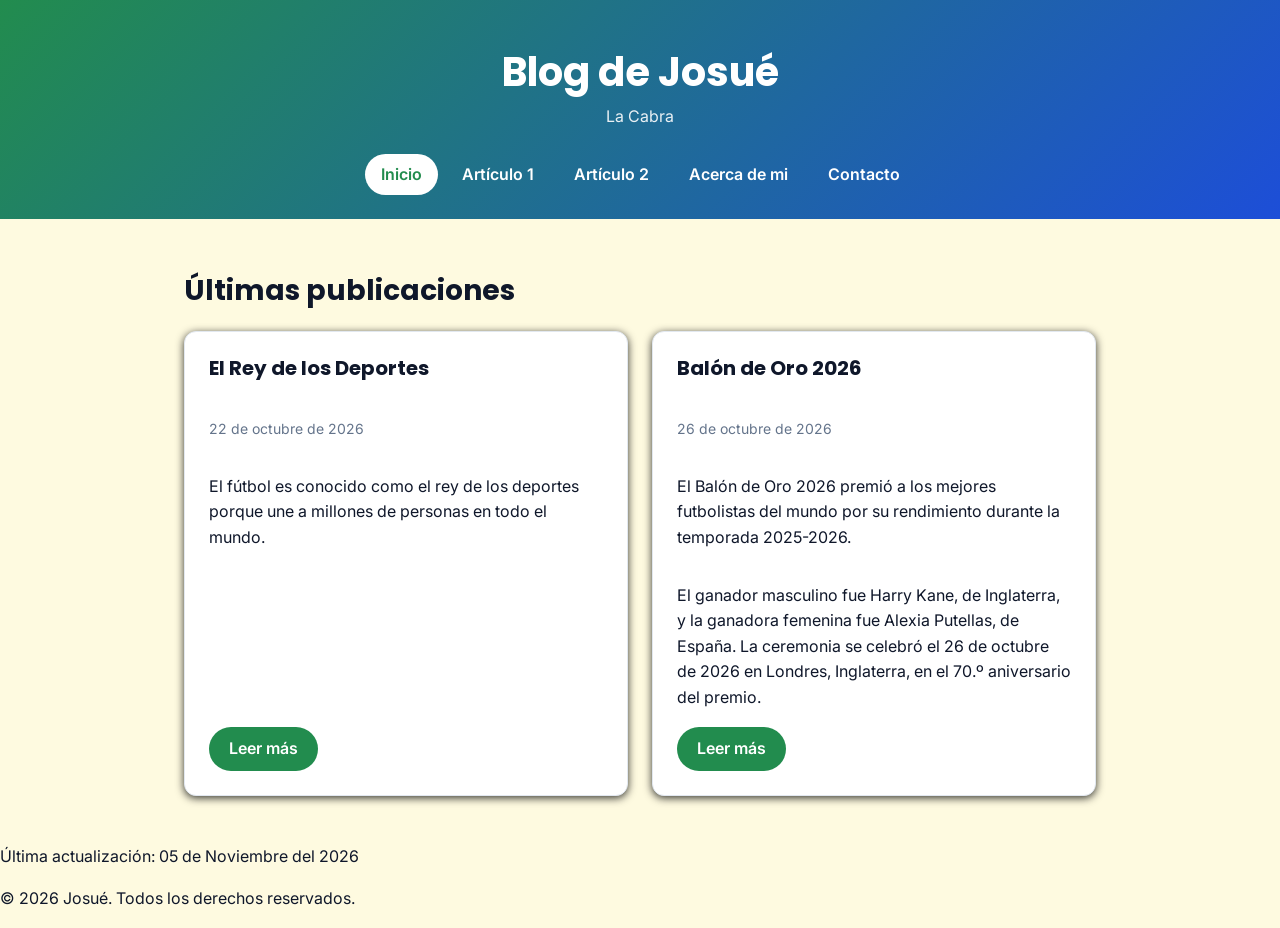
<file: index.html>
<!DOCTYPE html>
<html lang="es">
<head>
    <!-- Configuración de idioma y metadatos -->
    <meta charset="UTF-8">
    <meta name="viewport" content="width=device-width, initial-scale=1.0">
    <meta name="description" content="Blog personal de Josué sobre Fútbol">
    <title>Inicio | Blog de Josué</title>
    <link rel="stylesheet" href="css/estilos.css">
</head>
<body>
    <header>
        <h1>Blog de Josué</h1>
        <p>La Cabra</p>
        <nav>
            <ul>
                <li><a href="index.html" class="activo">Inicio</a></li>
                <li><a href="articulo-1.html">Artículo 1</a></li>
                <li><a href="articulo-2.html">Artículo 2</a></li>
                <li><a href="acerca-de-mi.html">Acerca de mi</a></li>
                <li><a href="contacto.html">Contacto</a></li>
            </ul>
        </nav>
    </header>
    <main>
        <section>
            <h2>Últimas publicaciones</h2>
            <div class="tarjetas">
                <article class="tarjeta">
                    <h3>El Rey de los Deportes</h3>
                    <p><time datetime="2026-10-22">22 de octubre de 2026</time></p>
                    <p>El fútbol es conocido como el rey de los deportes porque une a millones de personas en todo el mundo.</p>
                    <a href="articulo-1.html" class="boton">Leer más</a>
                </article>
                <article class="tarjeta">
                    <h3>Balón de Oro 2026</h3>
                    <p><time datetime="2026-10-26">26 de octubre de 2026</time></p>
                    <p>El Balón de Oro 2026 premió a los mejores futbolistas del mundo por su rendimiento durante la temporada 2025-2026.</p>
                    <p>El ganador masculino fue Harry Kane, de Inglaterra, y la ganadora femenina fue Alexia Putellas, de España. La ceremonia se celebró el 26 de octubre de 2026 en Londres, Inglaterra, en el 70.º aniversario del premio.</p>
                    <a href="articulo-2.html" class="boton">Leer más</a>
                </article>
            </div>
        </section>
    </main>
    <footer>
        <p>Última actualización: <time datetime="2026-11-05">05 de Noviembre del 2026</time></p>
        <p>&copy; 2026 Josué. Todos los derechos reservados.</p>
    </footer>
</body>
</html>
</file>
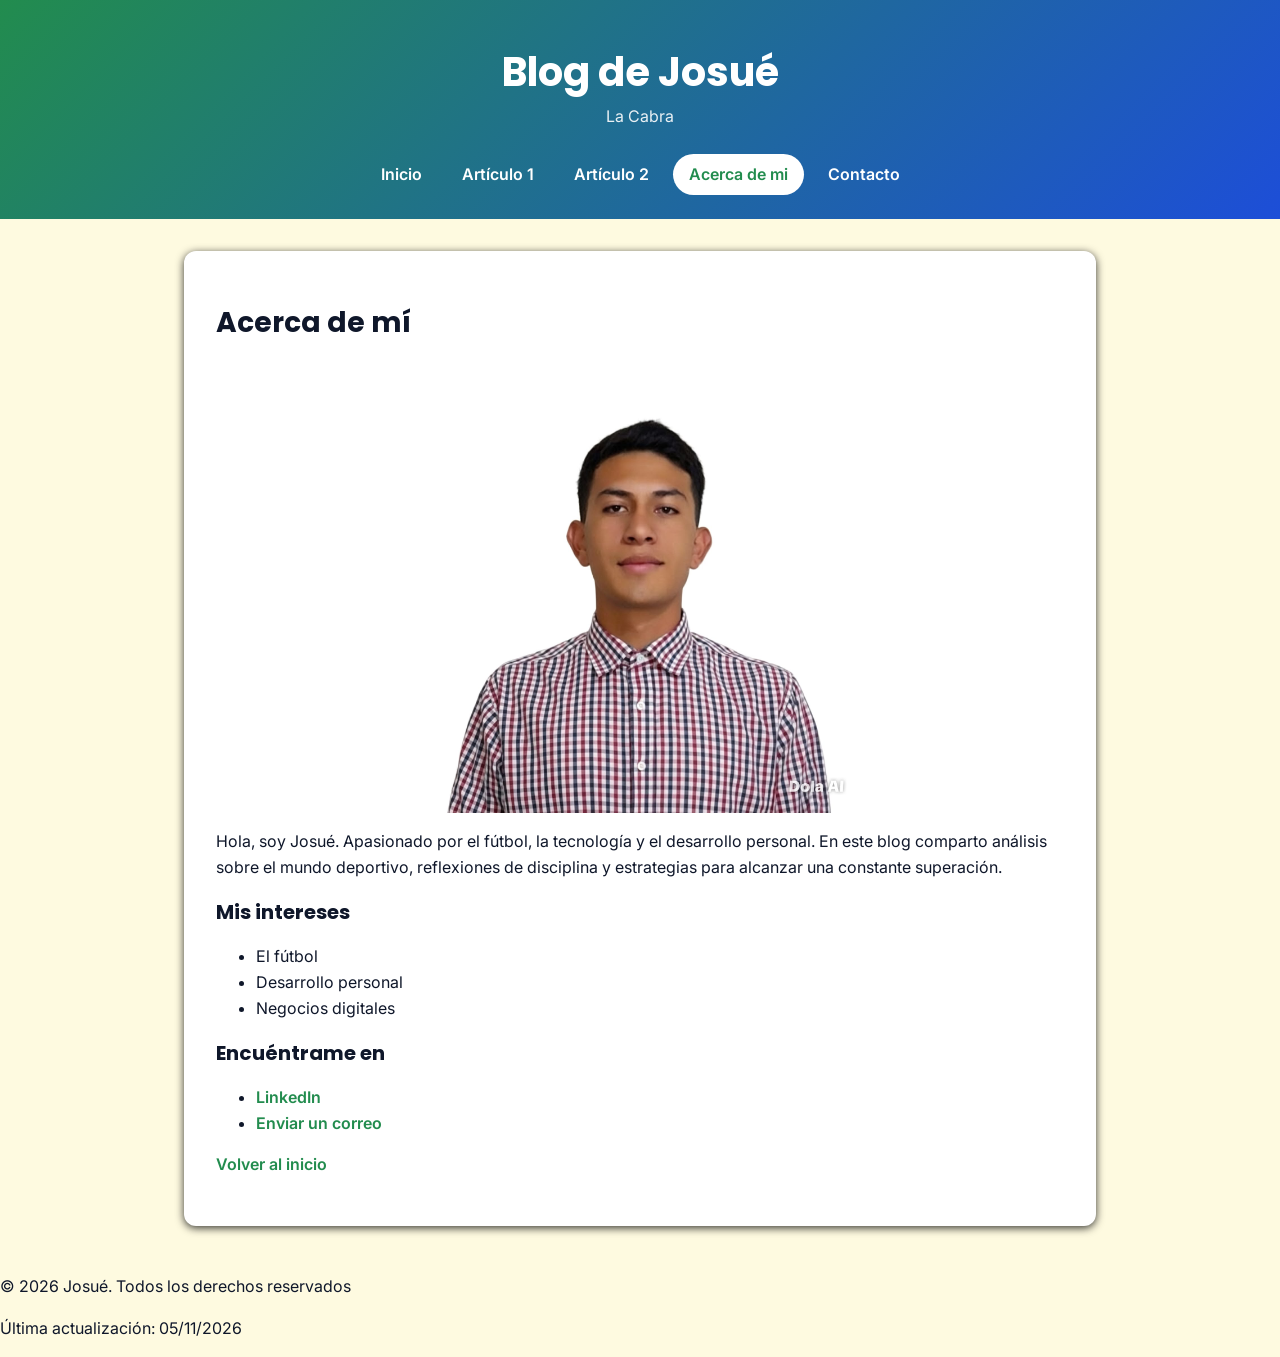
<file: acerca-de-mi.html>
<!DOCTYPE html>
<html lang="es">
<head>
    <meta charset="UTF-8">
    <meta name="viewport" content="width=device-width, initial-scale=1.0">
    <meta name="description" content="Información personal y de contacto de Josué">
    <title>Acerca de mí | Blog de Josué</title>
    <link rel="stylesheet" href="css/estilos.css">
</head>
<body>
    <header>
        <h1>Blog de Josué</h1>
        <p>La Cabra</p>
        <nav>
            <ul>
                <li><a href="index.html">Inicio</a></li>
                <li><a href="articulo-1.html" >Artículo 1</a></li>
                <li><a href="articulo-2.html">Artículo 2</a></li>
                <li><a href="acerca-de-mi.html" class="activo">Acerca de mi</a></li>
                <li><a href="contacto.html">Contacto</a></li>
            </ul>
        </nav>
    </header>
    <main>
        <section class="pagina-simple">
            <h2>Acerca de mí</h2>
            
            <img src="img/foto.jpg" alt="Fotografía de Josué" width="450">
            
            <p>Hola, soy Josué. Apasionado por el fútbol, la tecnología y el desarrollo personal. En este blog comparto análisis sobre el mundo deportivo, reflexiones de disciplina y estrategias para alcanzar una constante superación.</p>

            <h3>Mis intereses</h3>
            <ul>
                <li>El fútbol</li>
                <li>Desarrollo personal</li>
                <li>Negocios digitales</li>
            </ul>

            <h3>Encuéntrame en</h3>
            <ul>
                <li><a href="https://www.linkedin.com/in/josu%C3%A9-mart%C3%ADnez-726112247/" target="_blank" rel="noopener">LinkedIn</a></li>
                <li><a href="mailto:jmartinezb5@est.ups.edu.ec">Enviar un correo</a></li>
            </ul>

            <p><a href="index.html">Volver al inicio</a></p>
        </section>
    </main>
    <footer>
        <p>&copy; 2026 Josué. Todos los derechos reservados</p>
        <p>Última actualización: <time datetime="[aaaa-mm-dd]"> 05/11/2026</time></p>
    </footer>
</body>
</html>
</file>
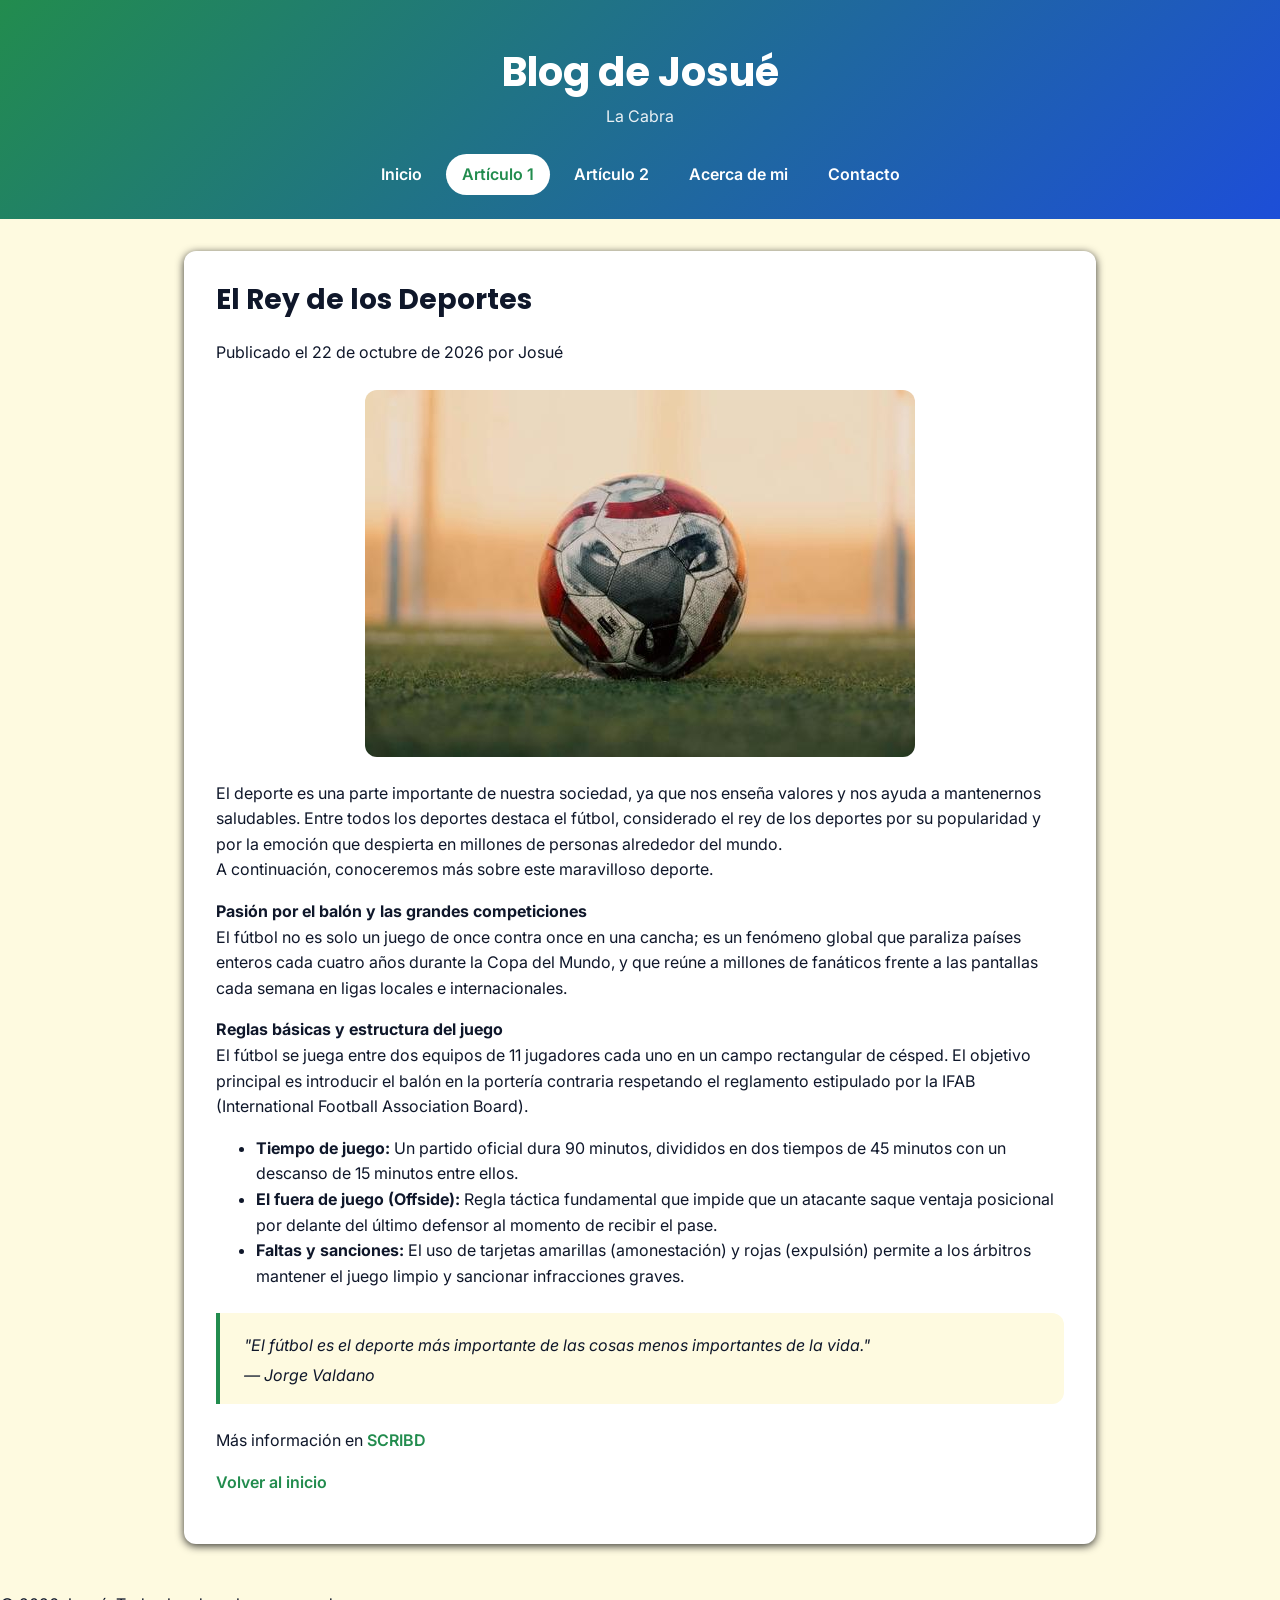
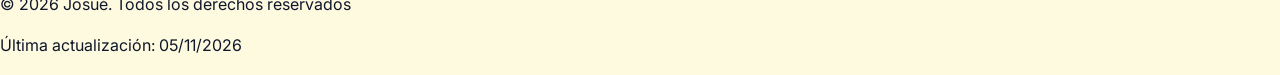
<file: articulo-1.html>
<!DOCTYPE html>
<html lang="es"> 
<head>
    <meta charset="UTF-8">
    <meta name="viewport" content="width=device-width, initial-scale=1.0"> 
    <meta name="description" content="Blog personal de Josué sobre Fútbol">

    <title>Artículo 1 | Blog de Josué</title>
    <link rel="stylesheet" href="css/estilos.css">
</head>
<body>
    <header>
        <h1>Blog de Josué</h1>
        <p>La Cabra</p>
        <nav>
            <ul>
                <li><a href="index.html">Inicio</a></li>
                <li><a href="articulo-1.html" class="activo">Artículo 1</a></li>
                <li><a href="articulo-2.html">Artículo 2</a></li>
                <li><a href="acerca-de-mi.html">Acerca de mi</a></li>
                <li><a href="contacto.html">Contacto</a></li>
            </ul>
        </nav>
    </header>
    <main>
      <article>
        <h2>El Rey de los Deportes</h2>
        <p>Publicado el <time datetime="2026-10-22">22 de octubre de 2026</time> por Josué</p>
        <figure>
            <img src="img/articulo1.jpg" alt="Balón de fútbol en una cancha">
        </figure>
        <p>
            El deporte es una parte importante de nuestra sociedad, ya que nos enseña valores y nos ayuda a mantenernos saludables. Entre todos los deportes destaca el fútbol, considerado el rey de los deportes por su popularidad y por la emoción que despierta en millones de personas alrededor del mundo.<br/>
            A continuación, conoceremos más sobre este maravilloso deporte.<br/>
        </p>

        <!-- Subtítulo corregido solo en negrita -->
        <p><strong>Pasión por el balón y las grandes competiciones</strong><br/>
        El fútbol no es solo un juego de once contra once en una cancha; es un fenómeno global que paraliza países enteros cada cuatro años durante la Copa del Mundo, y que reúne a millones de fanáticos frente a las pantallas cada semana en ligas locales e internacionales.</p>

        <p><strong>Reglas básicas y estructura del juego</strong><br/>
        El fútbol se juega entre dos equipos de 11 jugadores cada uno en un campo rectangular de césped. El objetivo principal es introducir el balón en la portería contraria respetando el reglamento estipulado por la IFAB (International Football Association Board).</p>
        
        <ul>
            <li><strong>Tiempo de juego:</strong> Un partido oficial dura 90 minutos, divididos en dos tiempos de 45 minutos con un descanso de 15 minutos entre ellos.</li>
            <li><strong>El fuera de juego (Offside):</strong> Regla táctica fundamental que impide que un atacante saque ventaja posicional por delante del último defensor al momento de recibir el pase.</li>
            <li><strong>Faltas y sanciones:</strong> El uso de tarjetas amarillas (amonestación) y rojas (expulsión) permite a los árbitros mantener el juego limpio y sancionar infracciones graves.</li>
        </ul>

        <blockquote>
            <p>"El fútbol es el deporte más importante de las cosas menos importantes de la vida."</p>
            <cite>— Jorge Valdano</cite>
        </blockquote>

        <p>Más información en <a href= https://es.scribd.com/document/656437423/El-deporte-rey target="_blank">SCRIBD</a></p>
        <p><a href="index.html">Volver al inicio</a></p>
      </article>
    </main>
    <footer>
        <p>&copy; 2026 Josué. Todos los derechos reservados</p>
        <p>Última actualización: <time datetime="[aaaa-mm-dd]"> 05/11/2026</time></p>
    </footer>
</body>
</html>
</file>
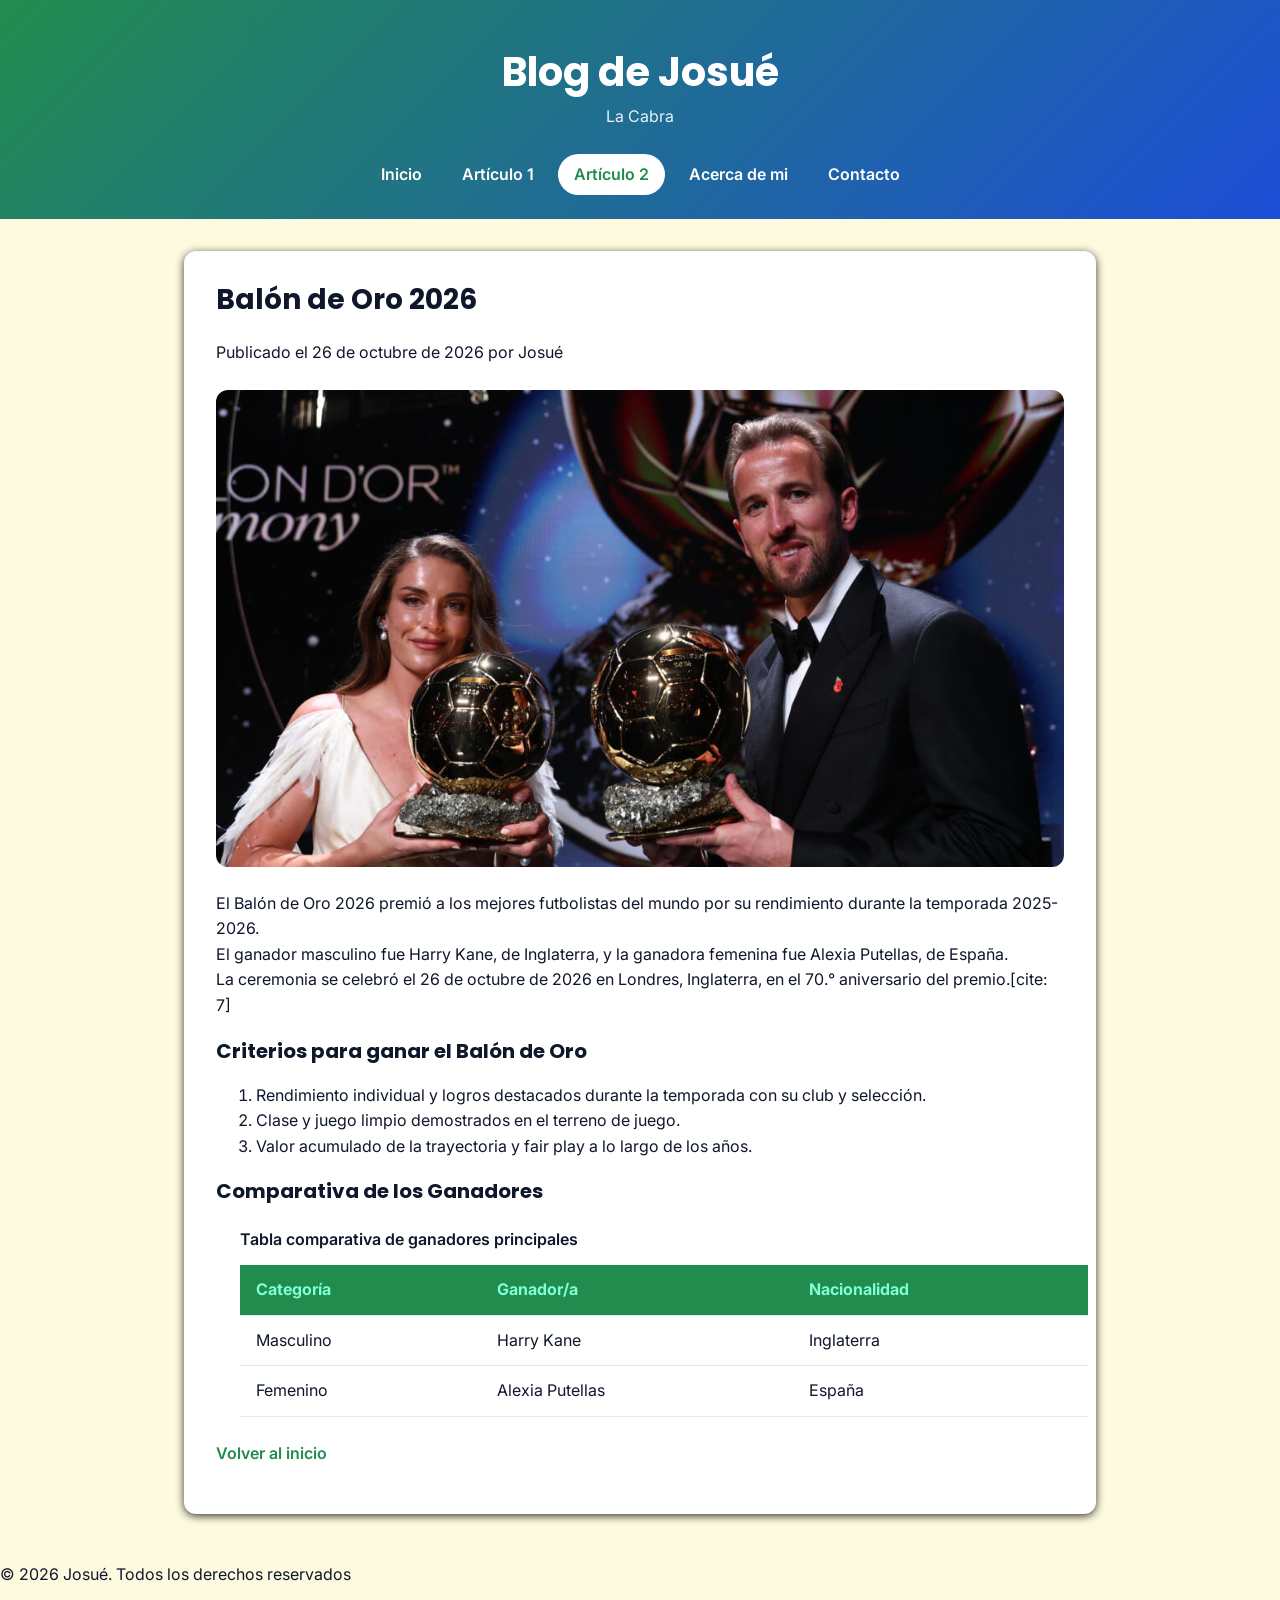
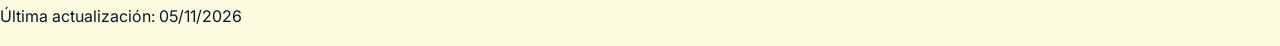
<file: articulo-2.html>
<!DOCTYPE html>
<html lang="es">
<head>
    <meta charset="UTF-8">
    <meta name="viewport" content="width=device-width, initial-scale=1.0">
    <meta name="description" content="Detalles y ganadores del Balón de Oro 2026">
    <title>Artículo 2 | Blog de Josué</title>
    <link rel="stylesheet" href="css/estilos.css">
</head>
<body>
    <header>
        <h1>Blog de Josué</h1>
        <p>La Cabra</p>
        <nav>
            <ul>
                <li><a href="index.html">Inicio</a></li>
                <li><a href="articulo-1.html">Artículo 1</a></li>
                <li><a href="articulo-2.html" class="activo">Artículo 2</a></li>
                <li><a href="acerca-de-mi.html">Acerca de mi</a></li>
                <li><a href="contacto.html">Contacto</a></li>
            </ul>
        </nav>
    </header>
    <main>
        <article>
            <h2>Balón de Oro 2026</h2>
            <p>Publicado el <time datetime="2026-10-26">26 de octubre de 2026</time> por Josué</p>
            
            <figure>
                <img src="img/articulo2.jpg" alt="Ceremonia del Balón de Oro 2026">
            </figure>

            <p>
                El Balón de Oro 2026 premió a los mejores futbolistas del mundo por su rendimiento durante la temporada 2025-2026.<br>
                El ganador masculino fue Harry Kane, de Inglaterra, y la ganadora femenina fue Alexia Putellas, de España.<br>
                La ceremonia se celebró el 26 de octubre de 2026 en Londres, Inglaterra, en el 70.° aniversario del premio.[cite: 7]
            </p>

            <h3>Criterios para ganar el Balón de Oro</h3>
            <ol>
                <li>Rendimiento individual y logros destacados durante la temporada con su club y selección.</li>
                <li>Clase y juego limpio demostrados en el terreno de juego.</li>
                <li>Valor acumulado de la trayectoria y fair play a lo largo de los años.</li>
            </ol>

            <h3>Comparativa de los Ganadores</h3>
            <table>
                <caption>Tabla comparativa de ganadores principales</caption>
                <thead>
                    <tr>
                        <th>Categoría</th>
                        <th>Ganador/a</th>
                        <th>Nacionalidad</th>
                    </tr>
                </thead>
                <tbody>
                    <tr>
                        <td>Masculino</td>
                        <td>Harry Kane</td>
                        <td>Inglaterra</td>
                    </tr>
                    <tr>
                        <td>Femenino</td>
                        <td>Alexia Putellas</td>
                        <td>España</td>
                    </tr>
                </tbody>
            </table>

            <p><a href="index.html">Volver al inicio</a></p>
        </article>
    </main>
    <footer>
        <p>&copy; 2026 Josué. Todos los derechos reservados</p>
        <p>Última actualización: <time datetime="[aaaa-mm-dd]"> 05/11/2026</time></p>
    </footer>
</body>
</html>
</file>
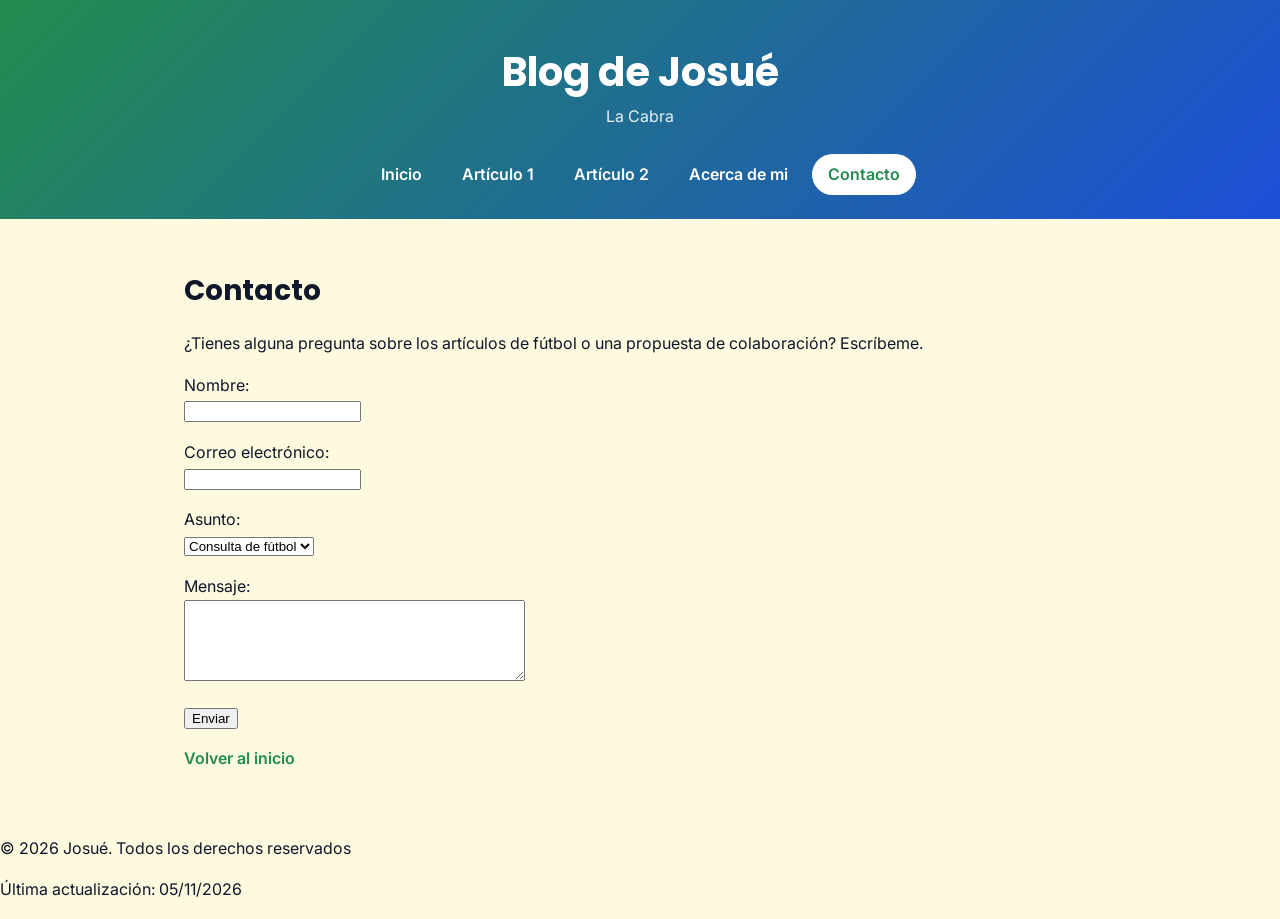
<file: contacto.html>
<!DOCTYPE html>
<html lang="es">
<head>
    <meta charset="UTF-8">
    <meta name="viewport" content="width=device-width, initial-scale=1.0">
    <meta name="description" content="Página de contacto del blog personal de Josué sobre fútbol y desarrollo personal">
    <title>Contacto | Blog de Josué</title>
    <link rel="stylesheet" href="css/estilos.css">
</head>
<body>
    <header>
        <h1>Blog de Josué</h1>
        <p>La Cabra</p>
        <nav>
            <ul>
                <li><a href="index.html">Inicio</a></li>
                <li><a href="articulo-1.html">Artículo 1</a></li>
                <li><a href="articulo-2.html">Artículo 2</a></li>
                <li><a href="acerca-de-mi.html">Acerca de mi</a></li>
                <li><a href="contacto.html" class="activo">Contacto</a></li>
            </ul>
        </nav>
    </header>
    <main>
        <h2>Contacto</h2>
        <p>¿Tienes alguna pregunta sobre los artículos de fútbol o una propuesta de colaboración? Escríbeme.</p>
        
        <form>
            <p>
                <label for="nombre">Nombre:</label><br>
                <input type="text" id="nombre" name="nombre" required>
            </p>
            <p>
                <label for="correo">Correo electrónico:</label><br>
                <input type="email" id="correo" name="correo" required>
            </p>
            <p>
                <label for="asunto">Asunto:</label><br>
                <select id="asunto" name="asunto">
                    <option>Consulta de fútbol</option>
                    <option>Colaboración</option>
                    <option>Otro</option>
                </select>
            </p>
            <p>
                <label for="mensaje">Mensaje:</label><br>
                <textarea id="mensaje" name="mensaje" rows="5" cols="40" required></textarea>
            </p>
            <p><button type="submit">Enviar</button></p>
        </form>

        <p><a href="index.html">Volver al inicio</a></p>
    </main>
    <footer>
        <p>&copy; 2026 Josué. Todos los derechos reservados</p>
        <p>Última actualización: <time datetime="[aaaa-mm-dd]"> 05/11/2026</time></p>
    </footer>
</body>
</html>
</file>
<file: css/estilos.css>
/* HOJA DE ESTILOS DEL BLOG PERSONAL */
/*importar 2 fonts de google inter para texto y poppins para titulos */

@import url("https://fonts.googleapis.com/css2?family=Inter:wght@400;600&family=Poppins:wght@600;700&display=swap");
/* crear variables */
:root {
    /* Colores */
    --color-primario: #228c4e;         /* Azul vibrante */
    --color-primario-oscuro: #1d4ed8;  /* Azul más oscuro para hover */
    --color-fondo: #fefae0;            /* Gris muy claro, casi blanco */
    --color-superficie: #ffffff;       /* Blanco puro para tarjetas o contenedores */
    --color-texto: #0f172a;            /* Azul marino muy oscuro (mejor que negro puro) */
    --color-texto-suave: #64748b;      /* Gris pizarra para subtítulos */
    --color-borde: #e2e8f0;            /* Gris sutil para líneas divisorias */

    /* Tipografías */
    --fuente-texto: "Inter", system-ui, sans-serif;
    --fuente-titulos: "Poppins", system-ui, sans-serif;

    /* Medidas */
    --ancho-contenido: 960px;

    /*TARJETAS*/
    --radio: 12px;
    --sombra: 0 2px 8px rgba(0, 0, 0, 0.8);
    --sombra-fuerte:0 8px 20px rgba(0, 0, 0, 0.12);


}

/*correccion del calculo del tamaño de las cajas(box)*/
*,
*::before,
*::after{
    box-sizing: border-box;
}


/*estilo para el body*/
body {
    background-color: var(--color-fondo);
    color: var(--color-texto);
    margin: 0;
    font-family: var(--fuente-texto);
    font-size: 1rem;
    line-height: 1.6;
} 

/*estilo para titulos*/

h1, h2, h3{
    font-family: var(--fuente-titulos);
    color: var(--color-texto);
    line-height: 1.2;
}

h1{
    font-size: 2.5rem;
}

h2{
    font-size: 1.75rem;
}

h3{
    font-size: 1.25rem;
}

/*estils a los enlaces*/
a{
    color: var(--color-primario);
    text-decoration: none;
    font-weight: 600;

}
a:hover{
    color: var(--color-primario-oscuro);
    text-decoration: underline;
}
/*COntenido*/

main{
    max-width: var(--ancho-contenido);
    margin: 0 auto;
    padding: 2rem 1.5rem;
}

/*ENCABEZADO*/
header{
    background: linear-gradient(135deg, var(--color-primario), var(--color-primario-oscuro));
    color: #fff;
    text-align: center;
    padding: 3rem 1.5rem 1.5rem;
}

header h1 {
    color:#fff;
    margin: 0 0 0.5rem;
}
header p {
    margin: 0 0 1.5rem;
    opacity: 0.9;
}

/*MENU*/
nav ul{
    display: flex;
    justify-content: center;
    flex-wrap: wrap;
    gap: 0.5rem;
    list-style: none;
    margin: 0;
    padding: 0;
}
/**COnvertir a los enlaces en botones*/
nav a{
    display: block;
    padding: 0.5rem 1rem;
    border-radius: 999px;
    color: #fff;
    transition: background-color 0.2s;
}
nav a:hover{
    background-color: rgba(255, 255, 255, 0.2);
    color: #fff;
    text-decoration: none;
}
nav a.activo{
    background-color: #fff;
    color: var(--color-primario);
}

/*tarjetas*/
.tarjetas{
    display: grid;
    grid-template-columns: repeat(auto-fit, minmax(280px, 1fr));
    gap: 1.5rem;
}
.tarjeta{
    background-color: var(--color-superficie);
    border: 1px solid var(--color-borde);
    border-radius: var(--radio);
    box-shadow: var(--sombra);
    padding: 1.5rem;
    transition: transform 0.2s, box-shadow 0.2s;
    display: flex;
    flex-direction: column;
}
.tarjeta h3{
    margin-top: 0;
}
.tarjeta time {
    color: var(--color-texto-suave);
    font-size: 0.875rem;
}
.tarjeta:hover{
    transform: translateY(-4px);
    box-shadow: var(--sombra-fuerte);
}
.tarjeta .boton{
    margin-top: auto;
    align-self: flex-start;
}
.boton {
    display: inline-block;
    background-color: var(--color-primario);
    color: #fff;
    padding: 0.6rem 1.25rem;
    border-radius: 999px;
    transition: background-color 0.2s;
}
.boton:hover{
    background-color: var(--color-primario-oscuro);
    color:#fff;
    text-decoration: none;
}

/*estilo a los articulos*/
main > article{
    background-color: var(--color-superficie);
    border-radius: var(--radio);
    box-shadow: var(--sombra);
    padding: 2rem;
}

main > article > h2 {
    margin-top: 0;
}

/*imagenes responsivas*/
img{
    max-width: 100%;
    height: auto;
    border-radius: var(--radio);
    display: block;
    margin: 0 auto;     
}

figure {
    margin: 1.5rem 0;
}

figcaption{
    margin-top: 0.5rem;
    color: var(--color-texto-suave);
    font-size: 0.875rem;
    text-align: center;
}

/*citas*/
blockquote {
    margin: 1.5rem 0;
    padding: 1rem 1.5rem;
    background-color: var(--color-fondo);
    border-left: 4px solid var(--color-primario);
    border-radius: 0 var(--radio) var(--radio) 0;
    font-style: italic;
}

blockquote p{
    margin: 0.25rem 0;
}

/*tabla*/
table {
    width: 100%;
    border-collapse: collapse;
    margin: 1.5rem;
}

th, td{
    padding: 0.75rem 1rem;
    text-align: left;
    border-bottom: 1px solid var(--color-borde);
}

thead th{
    background-color: var(--color-primario);
    color: aquamarine;
}

caption{
    caption-side: top;
    padding-bottom: 0.75rem;
    font-weight: 600;
    text-align: left;
}

tbody tr:hover {
    background-color: var(--color-fondo);
}

.pagina-simple{
    background-color: var(--color-superficie);
    border-radius: var(--radio);
    box-shadow: var(--sombra);
    padding: 2rem;
}
</file>
